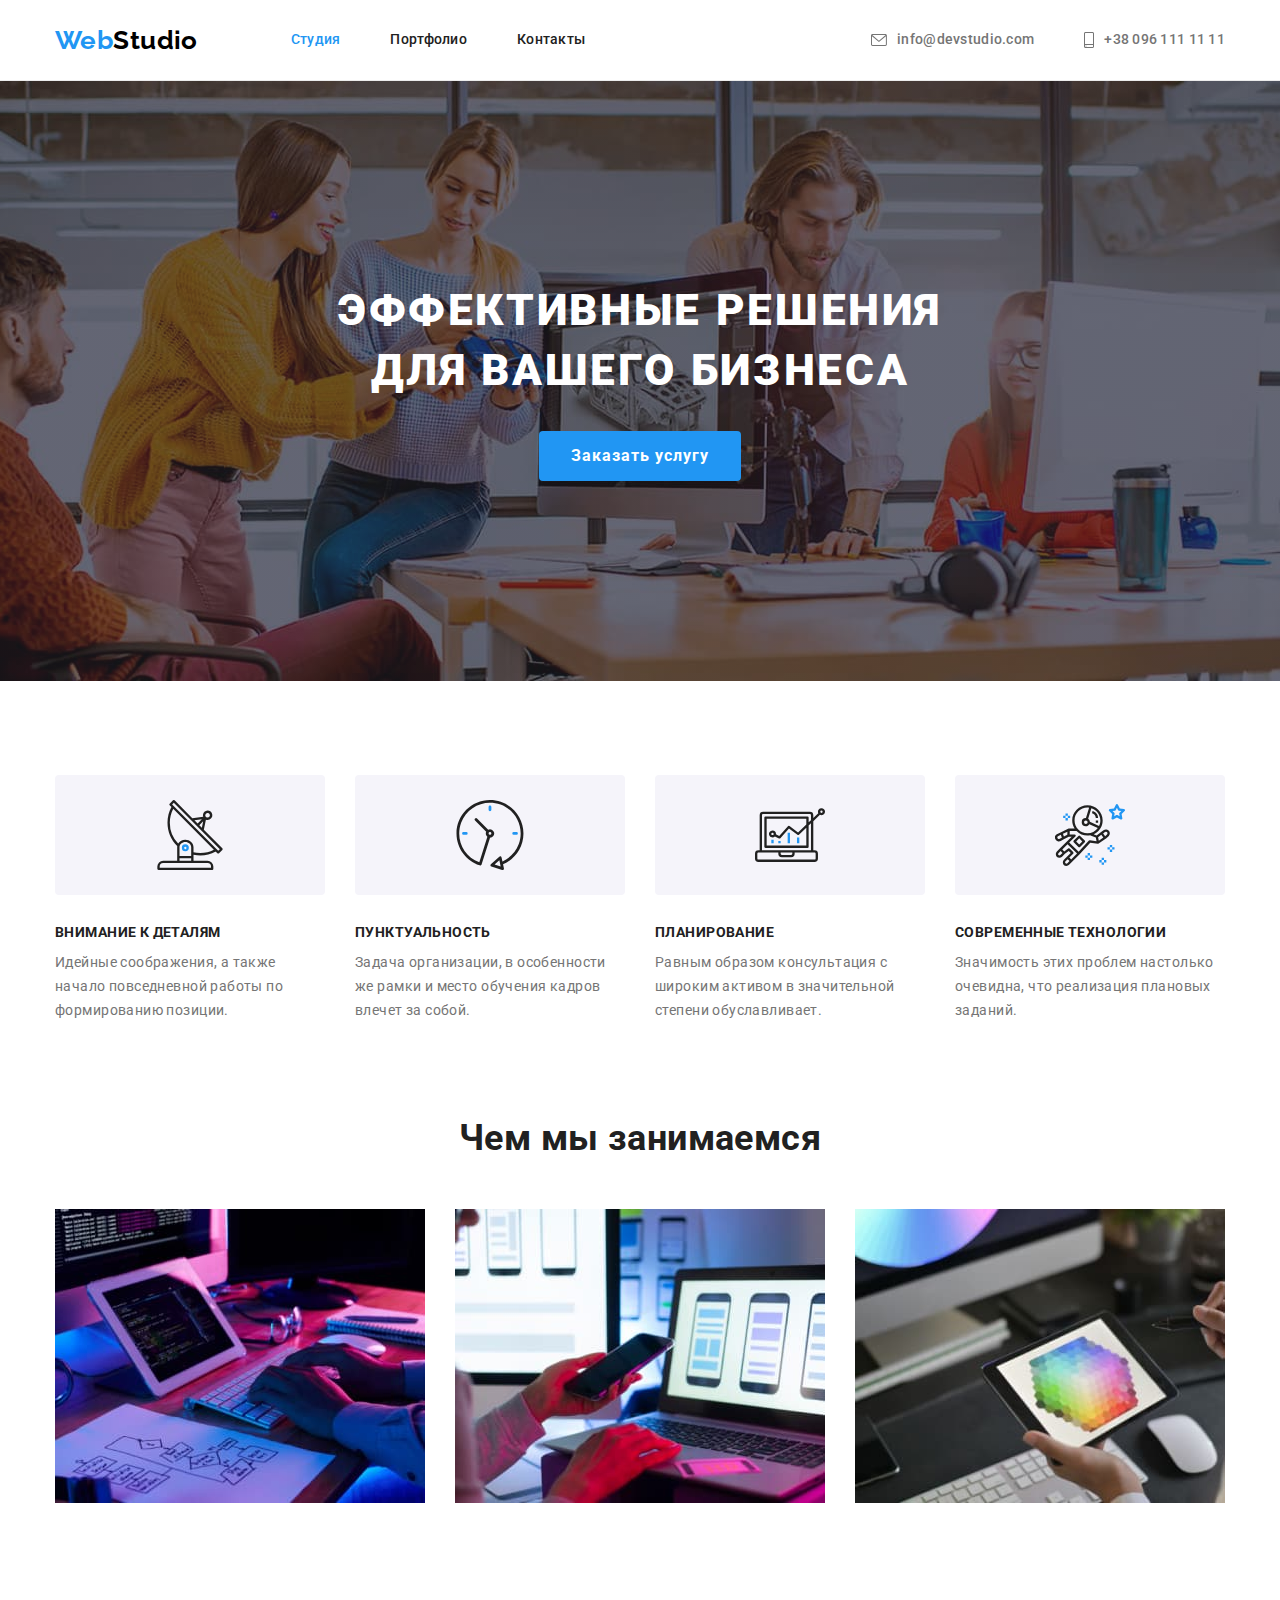
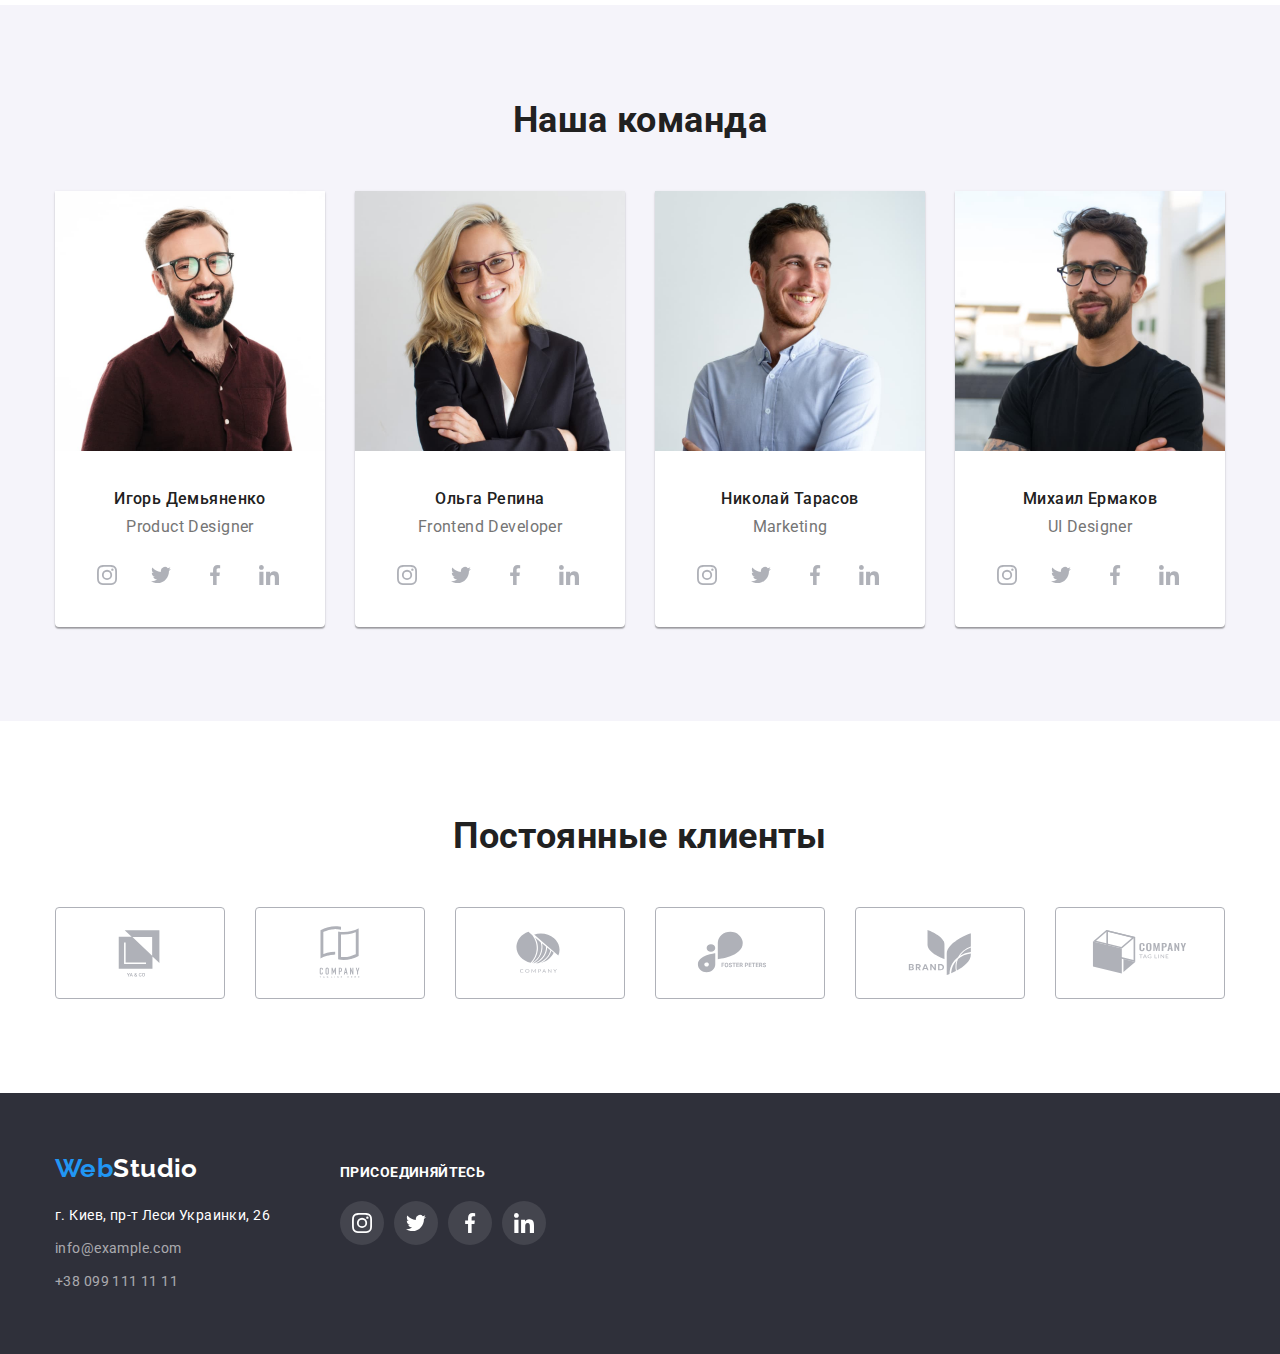
<file: index.html>
<!DOCTYPE html>
<html lang="ru">
  <head>
    <meta charset="UTF-8" />
    <meta http-equiv="X-UA-Compatible" content="IE=edge" />
    <meta name="viewport" content="width=device-width, initial-scale=1.0" />
    <title>Студия - WebStudio</title>
    <link
      rel="stylesheet"
      href="https://cdnjs.cloudflare.com/ajax/libs/modern-normalize/1.0.0/modern-normalize.min.css"
    />
    <link rel="preconnect" href="https://fonts.googleapis.com" />
    <link rel="preconnect" href="https://fonts.gstatic.com" crossorigin />
    <link
      href="https://fonts.googleapis.com/css2?family=Raleway:wght@700&family=Roboto:wght@400;500;700;900&display=swap"
      rel="stylesheet"
    />
    <link rel="stylesheet" href="./css/styles.css" />
  </head>
  <body>
    <!-- Шапка сайта -->
    <header class="head-section">
      <div class="head container">
        <nav class="head-nav-wrap">
          <a class="logo head-logo" href="./index.html"> <span>Web</span>Studio </a>
          <ul class="head-nav">
            <li class="head-nav-item">
              <a class="head-nav-link active" href="./index.html">Студия</a>
            </li>
            <li class="head-nav-item">
              <a class="head-nav-link" href="./portfolio.html">Портфолио</a>
            </li>
            <li class="head-nav-item"><a class="head-nav-link" href="">Контакты</a></li>
          </ul>
        </nav>
        <div class="head-link-wrap">
          <a class="head-link" href="mailto:info@devstudio.com">
            <svg class="head-icon" width="16" height="12">
              <use href="./images/icons.svg#icon-envelope"></use>
            </svg>
            info@devstudio.com</a
          >
          <a class="head-link" href="tel:+380961111111">
            <svg class="head-icon" width="10" height="16">
              <use href="./images/icons.svg#icon-smartphone"></use>
            </svg>
            +38 096 111 11 11</a
          >
        </div>
      </div>
    </header>
    <!-- Основной контент -->
    <main>
      <!-- Секция Герой -->
      <section class="hero">
        <h1 class="hero-title">
          Эффективные решения<br />
          для вашего бизнеса
        </h1>
        <button class="hero-btn" type="button">Заказать услугу</button>
      </section>
      <!-- Секция Наши особенности -->
      <section class="feature section">
        <div class="container">
          <h2 hidden>Наши особенности</h2>
          <ul class="feature-list">
            <li class="feature-item">
              <div class="feature-box">
                <svg class="feature-icon">
                  <use href="./images/icons.svg#icon-antenna"></use>
                </svg>
              </div>
              <h3 class="feature-subtitle">Внимание к деталям</h3>
              <p class="feature-text">
                Идейные соображения, а также начало повседневной работы по формированию позиции.
              </p>
            </li>
            <li class="feature-item">
              <div class="feature-box">
                <svg class="feature-icon">
                  <use href="./images/icons.svg#icon-clock"></use>
                </svg>
              </div>
              <h3 class="feature-subtitle">Пунктуальность</h3>
              <p class="feature-text">
                Задача организации, в особенности же рамки и место обучения кадров влечет за собой.
              </p>
            </li>
            <li class="feature-item">
              <div class="feature-box">
                <svg class="feature-icon">
                  <use href="./images/icons.svg#icon-diagram"></use>
                </svg>
              </div>
              <h3 class="feature-subtitle">Планирование</h3>
              <p class="feature-text">
                Равным образом консультация с широким активом в значительной степени обуславливает.
              </p>
            </li>
            <li class="feature-item">
              <div class="feature-box">
                <svg class="feature-icon">
                  <use href="./images/icons.svg#icon-astronaut"></use>
                </svg>
              </div>
              <h3 class="feature-subtitle">Современные технологии</h3>
              <p class="feature-text">
                Значимость этих проблем настолько очевидна, что реализация плановых заданий.
              </p>
            </li>
          </ul>
        </div>
      </section>
      <!-- Секция Чем мы занимаемся -->
      <section class="areas section">
        <h2 class="areas-title">Чем мы занимаемся</h2>
        <div class="container">
          <ul class="areas-list">
            <li class="areas-item">
              <img
                src="./images/box-1.jpg"
                alt="Человек печатает на клавиатуре перед планшетом"
                width="370"
                height="294"
              />
            </li>
            <li class="areas-item">
              <img
                src="./images/box-2.jpg"
                alt="Женщина держит телефон в руках напротив ноутбука"
                width="370"
                height="294"
              />
            </li>
            <li class="areas-item">
              <img
                src="./images/box-3.jpg"
                alt="Женщина держит в руках планшет"
                width="370"
                height="294"
              />
            </li>
          </ul>
        </div>
      </section>
      <!-- Секция Наша команда -->
      <section class="team section">
        <div class="container">
          <h2 class="team-title">Наша команда</h2>
          <ul class="team-list">
            <li class="team-item">
              <img src="./images/team/img-1.jpg" alt="Игорь Демьяненко" width="270" height="260" />
              <div class="team-box">
                <h3>Игорь Демьяненко</h3>
                <p>Product Designer</p>
                <ul class="team-social">
                  <li class="team-social-item">
                    <a href="" class="team-social-link">
                      <svg class="team-icon">
                        <use href="./images/icons.svg#icon-instagram"></use>
                      </svg>
                    </a>
                  </li>
                  <li class="team-social-item">
                    <a href="" class="team-social-link">
                      <svg class="team-icon">
                        <use href="./images/icons.svg#icon-twitter"></use>
                      </svg>
                    </a>
                  </li>
                  <li class="team-social-item">
                    <a href="" class="team-social-link">
                      <svg class="team-icon">
                        <use href="./images/icons.svg#icon-facebook"></use>
                      </svg>
                    </a>
                  </li>
                  <li class="team-social-item">
                    <a href="" class="team-social-link">
                      <svg class="team-icon">
                        <use href="./images/icons.svg#icon-linkedin"></use>
                      </svg>
                    </a>
                  </li>
                </ul>
              </div>
            </li>
            <li class="team-item">
              <img src="./images/team/img-2.jpg" alt="Ольга Репина" width="270" height="260" />
              <div class="team-box">
                <h3>Ольга Репина</h3>
                <p>Frontend Developer</p>
                <ul class="team-social">
                  <li class="team-social-item">
                    <a href="" class="team-social-link">
                      <svg class="team-icon">
                        <use href="./images/icons.svg#icon-instagram"></use>
                      </svg>
                    </a>
                  </li>
                  <li class="team-social-item">
                    <a href="" class="team-social-link">
                      <svg class="team-icon">
                        <use href="./images/icons.svg#icon-twitter"></use>
                      </svg>
                    </a>
                  </li>
                  <li class="team-social-item">
                    <a href="" class="team-social-link">
                      <svg class="team-icon">
                        <use href="./images/icons.svg#icon-facebook"></use>
                      </svg>
                    </a>
                  </li>
                  <li class="team-social-item">
                    <a href="" class="team-social-link">
                      <svg class="team-icon">
                        <use href="./images/icons.svg#icon-linkedin"></use>
                      </svg>
                    </a>
                  </li>
                </ul>
              </div>
            </li>
            <li class="team-item">
              <img src="./images/team/img-3.jpg" alt="Николай Тарасов" width="270" height="260" />
              <div class="team-box">
                <h3>Николай Тарасов</h3>
                <p>Marketing</p>
                <ul class="team-social">
                  <li class="team-social-item">
                    <a href="" class="team-social-link">
                      <svg class="team-icon">
                        <use href="./images/icons.svg#icon-instagram"></use>
                      </svg>
                    </a>
                  </li>
                  <li class="team-social-item">
                    <a href="" class="team-social-link">
                      <svg class="team-icon">
                        <use href="./images/icons.svg#icon-twitter"></use>
                      </svg>
                    </a>
                  </li>
                  <li class="team-social-item">
                    <a href="" class="team-social-link">
                      <svg class="team-icon">
                        <use href="./images/icons.svg#icon-facebook"></use>
                      </svg>
                    </a>
                  </li>
                  <li class="team-social-item">
                    <a href="" class="team-social-link">
                      <svg class="team-icon">
                        <use href="./images/icons.svg#icon-linkedin"></use>
                      </svg>
                    </a>
                  </li>
                </ul>
              </div>
            </li>
            <li class="team-item">
              <img src="./images/team/img-4.jpg" alt="Михаил Ермаков" width="270" height="260" />
              <div class="team-box">
                <h3>Михаил Ермаков</h3>
                <p>UI Designer</p>
                <ul class="team-social">
                  <li class="team-social-item">
                    <a href="" class="team-social-link">
                      <svg class="team-icon">
                        <use href="./images/icons.svg#icon-instagram"></use>
                      </svg>
                    </a>
                  </li>
                  <li class="team-social-item">
                    <a href="" class="team-social-link">
                      <svg class="team-icon">
                        <use href="./images/icons.svg#icon-twitter"></use>
                      </svg>
                    </a>
                  </li>
                  <li class="team-social-item">
                    <a href="" class="team-social-link">
                      <svg class="team-icon">
                        <use href="./images/icons.svg#icon-facebook"></use>
                      </svg>
                    </a>
                  </li>
                  <li class="team-social-item">
                    <a href="" class="team-social-link">
                      <svg class="team-icon">
                        <use href="./images/icons.svg#icon-linkedin"></use>
                      </svg>
                    </a>
                  </li>
                </ul>
              </div>
            </li>
          </ul>
        </div>
      </section>
      <section class="clients section">
        <div class="container">
          <h2 class="clients-title">Постоянные клиенты</h2>
          <ul class="clients-list">
            <li class="clients-item">
              <a href="" class="clients-link">
                <svg class="clients-icon">
                  <use href="./images/icons.svg#icon-client-6"></use>
                </svg>
              </a>
            </li>
            <li class="clients-item">
              <a href="" class="clients-link">
                <svg class="clients-icon">
                  <use href="./images/icons.svg#icon-client-1"></use>
                </svg>
              </a>
            </li>
            <li class="clients-item">
              <a href="" class="clients-link">
                <svg class="clients-icon">
                  <use href="./images/icons.svg#icon-client-2"></use>
                </svg>
              </a>
            </li>
            <li class="clients-item">
              <a href="" class="clients-link">
                <svg class="clients-icon">
                  <use href="./images/icons.svg#icon-client-3"></use>
                </svg>
              </a>
            </li>
            <li class="clients-item">
              <a href="" class="clients-link">
                <svg class="clients-icon">
                  <use href="./images/icons.svg#icon-client-4"></use>
                </svg>
              </a>
            </li>
            <li class="clients-item">
              <a href="" class="clients-link">
                <svg class="clients-icon">
                  <use href="./images/icons.svg#icon-client-5"></use>
                </svg>
              </a>
            </li>
          </ul>
        </div>
      </section>
    </main>
    <!-- Подвал сайта -->
    <footer class="footer">
      <div class="container">
        <div class="footer-wrap">
          <div class="footer-box">
            <a class="logo footer-logo" href="./index.html"> <span>Web</span>Studio </a>
            <address>
              <ul class="footer-list">
                <li class="footer-item">
                  <a
                    class="footer-link link-address"
                    href="https://goo.gl/maps/6g8VdMfjqsQrThPT6"
                    target="_blank"
                    rel="noreferrer noopener"
                  >
                    г. Киев, пр-т Леси Украинки, 26
                  </a>
                </li>
                <li class="footer-item">
                  <a class="footer-link" href="mailto:info@example.com">info@example.com</a>
                </li>
                <li class="footer-item">
                  <a class="footer-link" href="tel:+380991111111">+38 099 111 11 11</a>
                </li>
              </ul>
            </address>
          </div>

          <div class="footer-box">
            <span class="footer-subtitle">присоединяйтесь</span>
            <ul class="footer-social">
              <li class="footer-social-item">
                <a href="" class="footer-social-link">
                  <svg class="footer-icon">
                    <use href="./images/icons.svg#icon-instagram"></use>
                  </svg>
                </a>
              </li>
              <li class="footer-social-item">
                <a href="" class="footer-social-link">
                  <svg class="footer-icon">
                    <use href="./images/icons.svg#icon-twitter"></use>
                  </svg>
                </a>
              </li>
              <li class="footer-social-item">
                <a href="" class="footer-social-link">
                  <svg class="footer-icon">
                    <use href="./images/icons.svg#icon-facebook"></use>
                  </svg>
                </a>
              </li>
              <li class="footer-social-item">
                <a href="" class="footer-social-link">
                  <svg class="footer-icon">
                    <use href="./images/icons.svg#icon-linkedin"></use>
                  </svg>
                </a>
              </li>
            </ul>
          </div>
        </div>
      </div>
    </footer>
  </body>
</html>
</file>
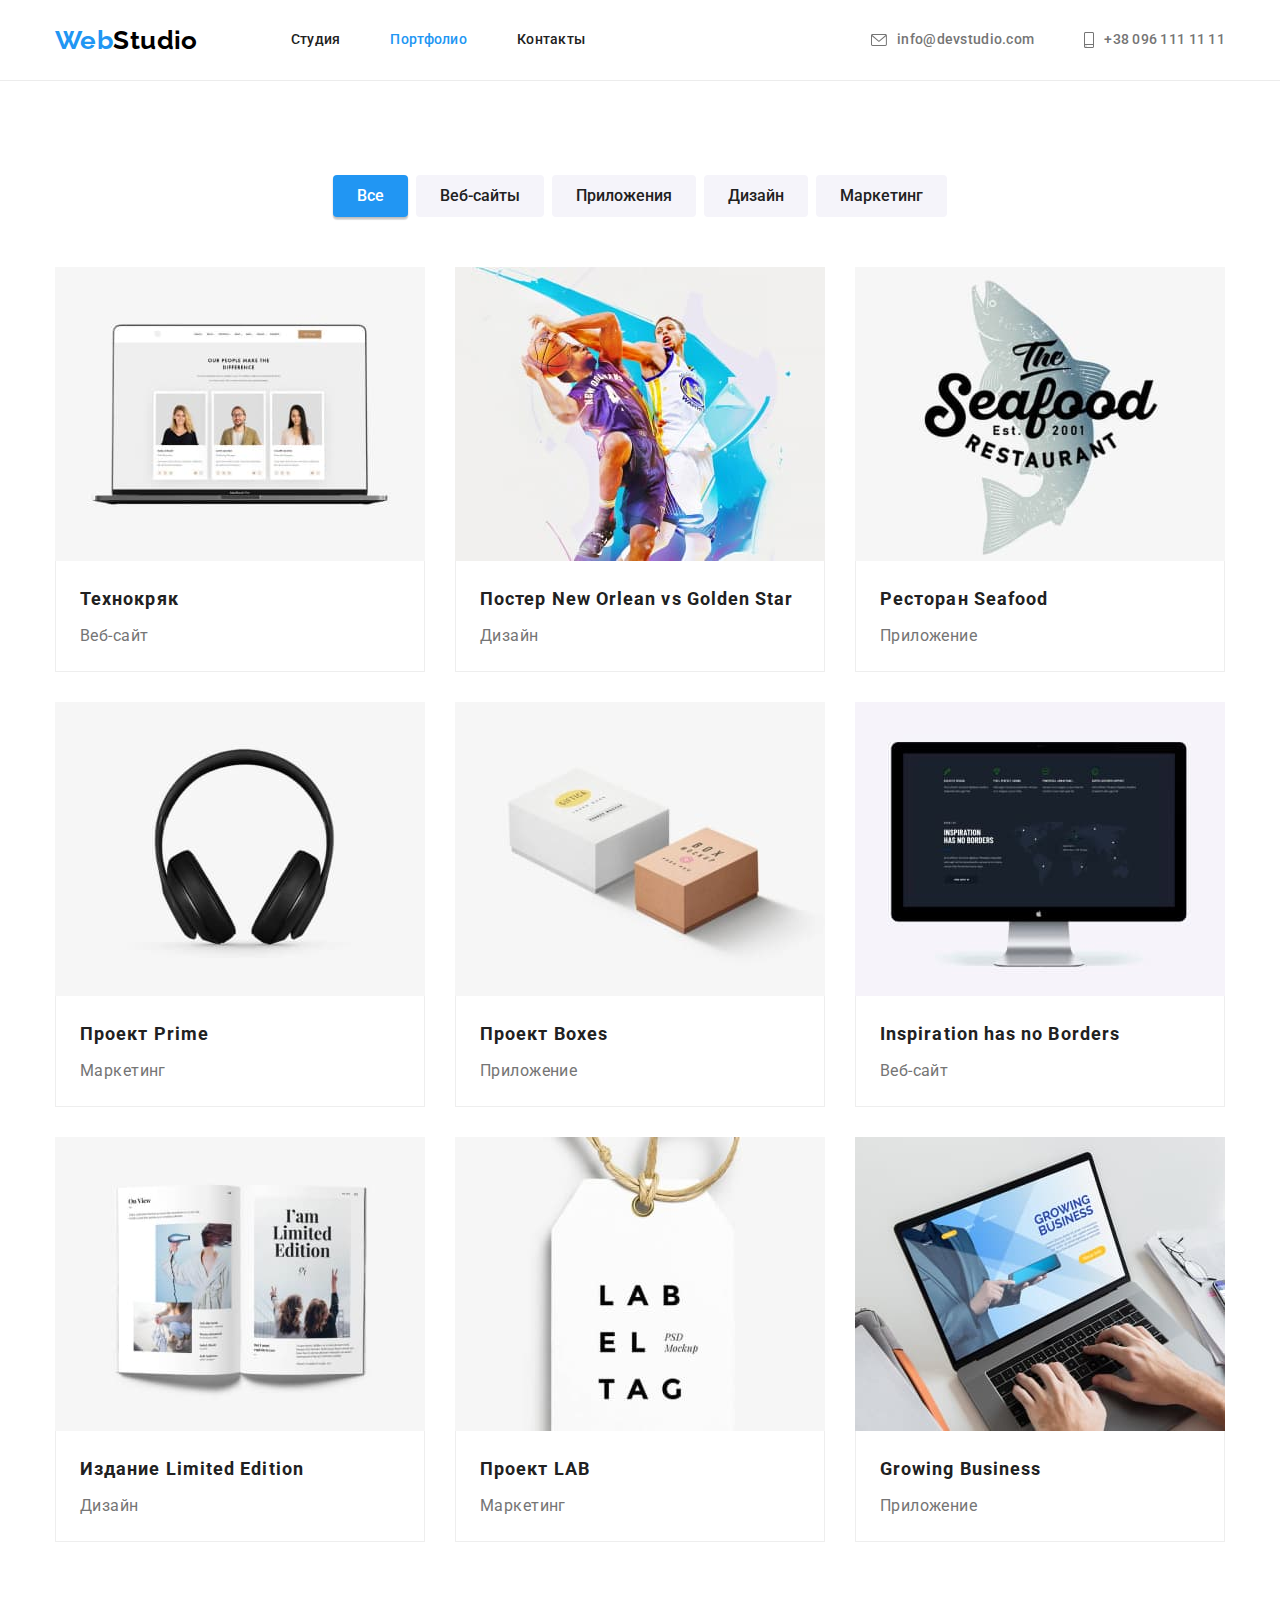
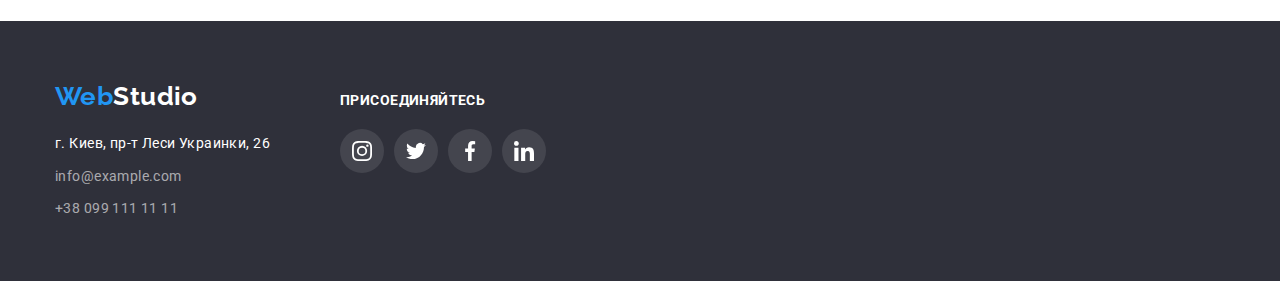
<file: portfolio.html>
<!DOCTYPE html>
<html lang="ru">
  <head>
    <meta charset="UTF-8" />
    <meta http-equiv="X-UA-Compatible" content="IE=edge" />
    <meta name="viewport" content="width=device-width, initial-scale=1.0" />
    <title>Студия - WebStudio</title>
    <link
      rel="stylesheet"
      href="https://cdnjs.cloudflare.com/ajax/libs/modern-normalize/1.0.0/modern-normalize.min.css"
    />
    <link rel="preconnect" href="https://fonts.googleapis.com" />
    <link rel="preconnect" href="https://fonts.gstatic.com" crossorigin />
    <link
      href="https://fonts.googleapis.com/css2?family=Raleway:wght@700&family=Roboto:wght@400;500;700;900&display=swap"
      rel="stylesheet"
    />
    <link rel="stylesheet" href="./css/styles.css" />
  </head>
  <body>
    <!-- Шапка сайта -->
    <header class="head-section">
      <div class="head container">
        <nav class="head-nav-wrap">
          <a class="logo head-logo" href="./index.html"> <span>Web</span>Studio </a>
          <ul class="head-nav">
            <li class="head-nav-item">
              <a class="head-nav-link" href="./index.html">Студия</a>
            </li>
            <li class="head-nav-item">
              <a class="head-nav-link active" href="./portfolio.html">Портфолио</a>
            </li>
            <li class="head-nav-item"><a class="head-nav-link" href="">Контакты</a></li>
          </ul>
        </nav>
        <div class="head-link-wrap">
          <a class="head-link" href="mailto:info@devstudio.com">
            <svg class="head-icon" width="16" height="12">
              <use href="./images/icons.svg#icon-envelope"></use>
            </svg>
            info@devstudio.com</a
          >
          <a class="head-link" href="tel:+380961111111">
            <svg class="head-icon" width="10" height="16">
              <use href="./images/icons.svg#icon-smartphone"></use>
            </svg>
            +38 096 111 11 11</a
          >
        </div>
      </div>
    </header>
    <!-- Основной контент -->
    <main>
      <!-- Наши проекты -->
      <section class="portfolio section">
        <div class="container">
          <h1 hidden>Наши проекты</h1>
          <!-- Список кнопок -->
          <ul class="portfolio-group">
            <li class="portfolio-btn-item">
              <button class="portfolio-btn active" type="button">Все</button>
            </li>
            <li class="portfolio-btn-item">
              <button class="portfolio-btn" type="button">Веб-сайты</button>
            </li>
            <li class="portfolio-btn-item">
              <button class="portfolio-btn" type="button">Приложения</button>
            </li>
            <li class="portfolio-btn-item">
              <button class="portfolio-btn" type="button">Дизайн</button>
            </li>
            <li class="portfolio-btn-item">
              <button class="portfolio-btn" type="button">Маркетинг</button>
            </li>
          </ul>
          <!-- Список работ -->
          <ul class="portfolio-list">
            <li class="portfolio-item">
              <a href="">
                <img
                  src="./images/portfolio/portfolio-1.jpg"
                  alt="Технокряк"
                  width="370"
                  height="294"
                />
                <div class="portfolio-box">
                  <h2>Технокряк</h2>
                  <p>Веб-сайт</p>
                </div>
              </a>
            </li>
            <li class="portfolio-item">
              <a href="">
                <img
                  src="./images/portfolio/portfolio-2.jpg"
                  alt="Постер New Orlean vs Golden Star"
                  width="370"
                  height="294"
                />
                <div class="portfolio-box">
                  <h2>Постер New Orlean vs Golden Star</h2>
                  <p>Дизайн</p>
                </div>
              </a>
            </li>
            <li class="portfolio-item">
              <a href="">
                <img
                  src="./images/portfolio/portfolio-3.jpg"
                  alt="Ресторан Seafood"
                  width="370"
                  height="294"
                />
                <div class="portfolio-box">
                  <h2>Ресторан Seafood</h2>
                  <p>Приложение</p>
                </div>
              </a>
            </li>
            <li class="portfolio-item">
              <a href="">
                <img
                  src="./images/portfolio/portfolio-4.jpg"
                  alt="Проект Prime"
                  width="370"
                  height="294"
                />
                <div class="portfolio-box">
                  <h2>Проект Prime</h2>
                  <p>Маркетинг</p>
                </div>
              </a>
            </li>
            <li class="portfolio-item">
              <a href="">
                <img
                  src="./images/portfolio/portfolio-5.jpg"
                  alt="Проект Boxes"
                  width="370"
                  height="294"
                />
                <div class="portfolio-box">
                  <h2>Проект Boxes</h2>
                  <p>Приложение</p>
                </div>
              </a>
            </li>
            <li class="portfolio-item">
              <a href="">
                <img
                  src="./images/portfolio/portfolio-6.jpg"
                  alt="Inspiration has no Borders"
                  width="370"
                  height="294"
                />
                <div class="portfolio-box">
                  <h2>Inspiration has no Borders</h2>
                  <p>Веб-сайт</p>
                </div>
              </a>
            </li>
            <li class="portfolio-item">
              <a href="">
                <img
                  src="./images/portfolio/portfolio-7.jpg"
                  alt="Издание Limited Edition"
                  width="370"
                  height="294"
                />
                <div class="portfolio-box">
                  <h2>Издание Limited Edition</h2>
                  <p>Дизайн</p>
                </div>
              </a>
            </li>
            <li class="portfolio-item">
              <a href="">
                <img
                  src="./images/portfolio/portfolio-8.jpg"
                  alt="Проект LAB"
                  width="370"
                  height="294"
                />
                <div class="portfolio-box">
                  <h2>Проект LAB</h2>
                  <p>Маркетинг</p>
                </div>
              </a>
            </li>
            <li class="portfolio-item">
              <a href="">
                <img
                  src="./images/portfolio/portfolio-9.jpg"
                  alt="Growing Business"
                  width="370"
                  height="294"
                />
                <div class="portfolio-box">
                  <h2>Growing Business</h2>
                  <p>Приложение</p>
                </div>
              </a>
            </li>
          </ul>
        </div>
      </section>
    </main>
    <!-- Подвал сайта -->
    <footer class="footer">
      <div class="container">
        <div class="footer-wrap">
          <div class="footer-box">
            <a class="logo footer-logo" href="./index.html"> <span>Web</span>Studio </a>
            <address>
              <ul class="footer-list">
                <li class="footer-item">
                  <a
                    class="footer-link link-address"
                    href="https://goo.gl/maps/6g8VdMfjqsQrThPT6"
                    target="_blank"
                    rel="noreferrer noopener"
                  >
                    г. Киев, пр-т Леси Украинки, 26
                  </a>
                </li>
                <li class="footer-item">
                  <a class="footer-link" href="mailto:info@example.com">info@example.com</a>
                </li>
                <li class="footer-item">
                  <a class="footer-link" href="tel:+380991111111">+38 099 111 11 11</a>
                </li>
              </ul>
            </address>
          </div>

          <div class="footer-box">
            <span class="footer-subtitle">присоединяйтесь</span>
            <ul class="footer-social">
              <li class="footer-social-item">
                <a href="" class="footer-social-link">
                  <svg class="footer-icon">
                    <use href="./images/icons.svg#icon-instagram"></use>
                  </svg>
                </a>
              </li>
              <li class="footer-social-item">
                <a href="" class="footer-social-link">
                  <svg class="footer-icon">
                    <use href="./images/icons.svg#icon-twitter"></use>
                  </svg>
                </a>
              </li>
              <li class="footer-social-item">
                <a href="" class="footer-social-link">
                  <svg class="footer-icon">
                    <use href="./images/icons.svg#icon-facebook"></use>
                  </svg>
                </a>
              </li>
              <li class="footer-social-item">
                <a href="" class="footer-social-link">
                  <svg class="footer-icon">
                    <use href="./images/icons.svg#icon-linkedin"></use>
                  </svg>
                </a>
              </li>
            </ul>
          </div>
        </div>
      </div>
    </footer>
  </body>
</html>
</file>
<file: css/styles.css>
/* general */
:root {
  --primary-color-text: #757575;
  --secondary-color-text: #212121;
  --accent-color: #2196f3;
  --primary-color-white: #ffffff;
  --additional-color-text: rgba(255, 255, 255, 0.6);
  --logo-color: #000000;
  --primary-color-bg: #f5f4fa;
  --accent-color-hover: #188ce8;
  --dark-color-bg: #2f303a;
  --light-color-bg: #c4c4c4;
  --first-border-color: #ececec;
  --second-border-color: #eeeeee;
  --team-icon-color: #afb1b8;
  --clients-icon-color: #afb1b8;
  --footer-social-color: rgba(255, 255, 255, 0.1);
}

body {
  font-family: 'Roboto', sans-serif;
  font-weight: 400;
  font-size: 14px;
  line-height: 1.71;
  letter-spacing: 0.03em;

  color: var(--primary-color-text);
  background-color: var(--primary-color-white);
}
ul {
  list-style: none;
  padding: 0;
}
h1,
h2,
h3,
h4,
h5,
h6,
p,
ul {
  margin-top: 0;
  margin-bottom: 0;
}

.container {
  width: 1200px;
  padding-left: 15px;
  padding-right: 15px;
  margin-left: auto;
  margin-right: auto;
}

.section {
  padding-top: 94px;
  padding-bottom: 94px;
}
/* logo */
.logo {
  font-family: Raleway;
  font-weight: 700;
  font-size: 26px;
  line-height: 1.19;
  text-decoration: none;
}
.logo span {
  color: var(--accent-color);
}

/* header */
.head-section {
  border-bottom: 1px solid var(--first-border-color);
}
.head {
  display: flex;
  align-items: center;
}
.head-logo {
  color: var(--logo-color);
}
.head-nav-wrap {
  display: flex;
  align-items: center;
}
.head-nav {
  display: flex;
  margin-left: 93px;
}
.head-nav .head-nav-item + .head-nav-item {
  margin-left: 50px;
}
.head-nav-link {
  display: block;
  padding-top: 32px;
  padding-bottom: 32px;
  font-weight: 500;
  line-height: 1.14;
  letter-spacing: 0.02em;
  text-decoration: none;
  color: var(--secondary-color-text);
}
.head-nav-link.active {
  color: var(--accent-color);
}
.head-nav-link:hover,
.head-nav-link:focus {
  color: var(--accent-color);
}
.head-link-wrap {
  display: flex;
  margin-left: auto;
}
.head-link {
  display: flex;
  align-items: center;
  padding-top: 32px;
  padding-bottom: 32px;
  font-weight: 500;
  line-height: 1.14;
  letter-spacing: 0.02em;
  text-decoration: none;
  color: var(--primary-color-text);
}
.head-link + .head-link {
  margin-left: 50px;
}
.head-link:hover,
.head-link:focus {
  color: var(--accent-color);
}
.head-icon {
  margin-right: 10px;
  fill: currentColor;
}
.head-link:hover .head-icon,
.head-link:focus .head-icon {
  fill: var(--accent-color);
}
/* footer */
.footer {
  padding-top: 60px;
  padding-bottom: 60px;
  background-color: var(--dark-color-bg);
}
.footer-wrap {
  display: flex;
  align-items: baseline;
}
.footer-box + .footer-box {
  margin-left: 70px;
}
.footer-subtitle {
  display: block;
  margin-bottom: 20px;

  text-transform: uppercase;
  font-weight: 700;
  line-height: 1.14;

  color: var(--primary-color-white);
}
.footer .logo {
  margin-bottom: 20px;
  display: block;
  color: var(--primary-color-white);
}
.footer-item {
  margin-bottom: 9px;
}
.footer-list .footer-item:last-child {
  margin-bottom: 0px;
}
.footer-item .footer-link {
  margin-bottom: 9px;
  font-style: normal;
  text-decoration: none;
  color: var(--additional-color-text);
}

.footer-item .footer-link:hover:not(.link-address),
.footer-item .footer-link:focus:not(.link-address) {
  color: var(--accent-color);
}

.footer-link.link-address {
  color: var(--primary-color-white);
}
.footer-social {
  display: flex;
}
.footer-social-item:not(:last-child) {
  margin-right: 10px;
}
.footer-social-link {
  width: 44px;
  height: 44px;
  display: flex;
  align-items: center;
  justify-content: center;

  border-radius: 100%;
  background: var(--footer-social-color);
}
.footer-social-link:hover,
.footer-social-link:focus {
  background-color: var(--accent-color);
}
.footer-icon {
  height: 20px;
  width: 20px;
  fill: var(--primary-color-white);
}

/* page studio */
/* hero */
.hero {
  height: 600px;
  max-width: 1600px;
  margin-left: auto;
  margin-right: auto;
  padding: 200px 0;
  background-image: linear-gradient(to right, rgba(47, 48, 58, 0.4), rgba(47, 48, 58, 0.4)),
    url(../images/bg-hero.jpg);
  background-position: center;
  background-size: cover;
  background-repeat: no-repeat;
  background-color: var(--light-color-bg);
  text-align: center;
}
.hero-title {
  margin-bottom: 30px;
  font-weight: 900;
  font-size: 44px;
  line-height: 1.36;
  text-align: center;
  letter-spacing: 0.06em;
  text-transform: uppercase;
  color: var(--primary-color-white);
}
.hero-btn {
  padding: 10px 32px;
  font-family: 'Roboto', sans-serif;
  font-weight: 700;
  font-size: 16px;
  line-height: 1.87;
  letter-spacing: 0.06em;
  color: var(--primary-color-white);
  background-color: var(--accent-color);
  border: transparent;
  border-radius: 4px;
  cursor: pointer;
}
.hero-btn:hover,
.hero-btn:focus {
  background-color: var(--accent-color-hover);
}

/* feature */
.feature-list {
  display: flex;
}
.feature-item {
  width: calc((100% - 90px) / 4);
}
.feature-item:not(:last-child) {
  margin-right: 30px;
}
.feature-subtitle {
  margin-bottom: 10px;
  font-weight: 700;
  font-size: 14px;
  line-height: 1.14;
  text-transform: uppercase;
  color: var(--secondary-color-text);
}
.feature-box {
  min-height: 120px;
  display: flex;
  align-items: center;
  justify-content: center;
  margin-bottom: 30px;
  background-color: var(--primary-color-bg);
  border-radius: 4px;
}
.feature-icon {
  height: 70px;
  width: 70px;
}
/* areas*/
.areas {
  padding-top: 0;
}
.areas-title,
.team-title,
.clients-title {
  margin-bottom: 50px;
  font-weight: 700;
  font-size: 36px;
  line-height: 1.17;
  text-align: center;
  color: var(--secondary-color-text);
}
.areas-list {
  display: flex;
}
.areas-list .areas-item + .areas-item {
  margin-left: 30px;
}

/* team */
.team {
  background-color: var(--primary-color-bg);
}
.team-list {
  display: flex;
}

.team-item {
  width: calc((100% - 90px) / 4);
  background-color: var(--primary-color-white);
  border-bottom-left-radius: 4px;
  border-bottom-right-radius: 4px;
  box-shadow: 0px 1px 3px rgba(0, 0, 0, 0.12), 0px 1px 1px rgba(0, 0, 0, 0.14),
    0px 2px 1px rgba(0, 0, 0, 0.2);
}
.team-list .team-item + .team-item {
  margin-left: 30px;
}
.team-box {
  padding: 30px;
}
.team-item h3 {
  margin-bottom: 10px;
  font-weight: 500;
  font-size: 16px;
  line-height: 1.19;
  text-align: center;
  color: var(--secondary-color-text);
}
.team-item p {
  font-size: 16px;
  line-height: 1.18;
  text-align: center;
  margin-bottom: 16px;
}
.team-social {
  display: flex;
}
.team-social-item {
  margin-right: 10px;
}
.team-social-item:last-child {
  margin-right: 0;
}
.team-social-link {
  height: 44px;
  width: 44px;
  display: flex;
  align-items: center;
  justify-content: center;
  background-color: transparent;
  border-radius: 100%;
}
.team-social-link:hover,
.team-social-link:focus {
  background-color: var(--accent-color);
}

.team-icon {
  width: 20px;
  height: 20px;
  fill: var(--team-icon-color);
}
.team-social-link:hover .team-icon,
.team-social-link:focus .team-icon {
  fill: var(--primary-color-white);
}

/* clients */
.clients-list {
  display: flex;
}
.clients-item {
  width: calc((100% - 150px) / 6);
}
.clients-item:not(:last-child) {
  margin-right: 30px;
}
.clients-link {
  min-height: 92px;
  display: flex;

  align-items: center;
  justify-content: center;
  border-radius: 4px;
  border: 1px solid var(--clients-icon-color);
  color: var(--clients-icon-color);
}
.clients-link:hover,
.clients-link:focus {
  border-color: var(--accent-color);
}
.clients-icon {
  width: 106px;
  height: 60px;
  fill: var(--clients-icon-color);
}
.clients-link:hover .clients-icon,
.clients-link:focus .clients-icon {
  fill: var(--accent-color);
}

/* portfolio */
.portfolio-group {
  display: flex;
  justify-content: center;
  margin-bottom: 50px;
}
.portfolio-btn-item:not(:last-child) {
  margin-right: 8px;
}
.portfolio-btn {
  padding: 6px 22px;
  border-color: transparent;

  border-radius: 4px;
  font-family: Roboto;
  font-weight: 500;
  font-size: 16px;
  line-height: 1.62;
  text-align: center;
  color: var(--secondary-color-text);
  background-color: var(--primary-color-bg);
  cursor: pointer;
}
.portfolio-btn:hover,
.portfolio-btn:focus,
.portfolio-btn.active {
  color: var(--primary-color-white);
  background-color: var(--accent-color);
  box-shadow: 0px 3px 1px rgba(0, 0, 0, 0.1), 0px 1px 2px rgba(0, 0, 0, 0.08),
    0px 2px 2px rgba(0, 0, 0, 0.12);
}
.portfolio-list {
  display: flex;
  flex-wrap: wrap;
  margin: -15px;
}
.portfolio-item {
  width: calc((100% - 90px) / 3);
  margin: 15px;
}
.portfolio-item:hover,
.portfolio-item:focus {
  box-shadow: 0px 1px 1px rgba(0, 0, 0, 0.12), 0px 4px 4px rgba(0, 0, 0, 0.06),
    1px 4px 6px rgba(0, 0, 0, 0.16);
}
.portfolio-item:nth-last-child(-n + 3) {
  margin-bottom: 0;
}
.portfolio-list a {
  text-decoration: none;
}
.portfolio-list img {
  display: block;
}
.portfolio-box {
  padding: 20px 24px;
  border-left: 1px solid var(--second-border-color);
  border-right: 1px solid var(--second-border-color);
  border-bottom: 1px solid var(--second-border-color);
}
.portfolio-box h2 {
  margin-bottom: 4px;
  font-weight: 700;
  font-size: 18px;
  line-height: 2;
  letter-spacing: 0.06em;
  color: var(--secondary-color-text);
}
.portfolio-box p {
  font-family: Roboto;
  font-size: 16px;
  line-height: 1.87;
  color: var(--primary-color-text);
}
</file>
